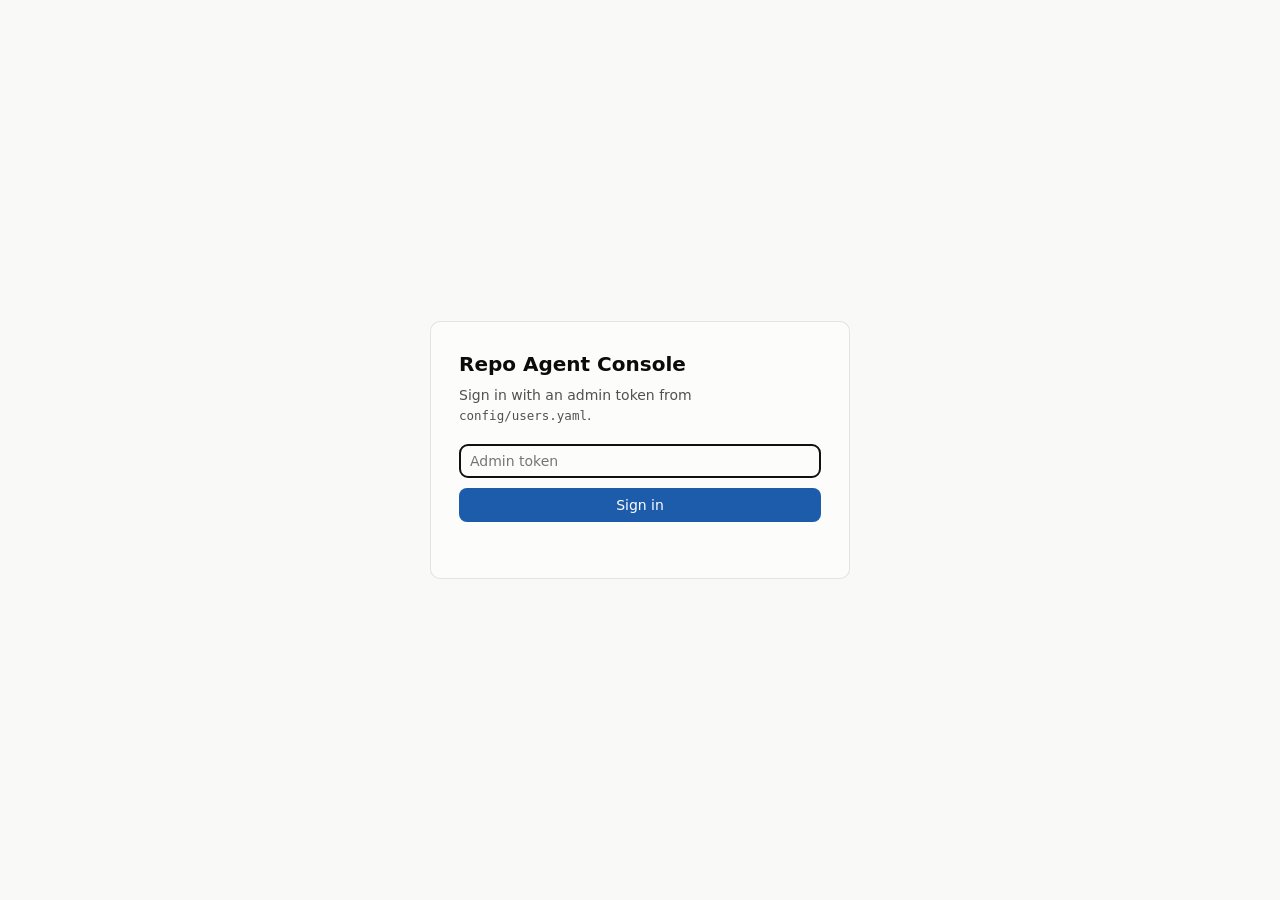
<file: web-ui/index.html>
<!doctype html>
<html lang="en">
<head>
  <meta charset="utf-8">
  <meta name="viewport" content="width=device-width, initial-scale=1">
  <title>Repo Agent Console</title>
  <link rel="icon" href="data:image/svg+xml,%3Csvg xmlns='http://www.w3.org/2000/svg' viewBox='0 0 32 32'%3E%3Crect width='32' height='32' rx='8' fill='%231c5cab'/%3E%3Cpath d='M11 11l-5 5 5 5M21 11l5 5-5 5' stroke='white' stroke-width='2.6' fill='none' stroke-linecap='round' stroke-linejoin='round'/%3E%3C/svg%3E">
  <link rel="stylesheet" href="styles.css">
</head>
<body>
  <div id="app"><div class="loading">Loading…</div></div>
  <script type="module" src="app.js"></script>
</body>
</html>
</file>
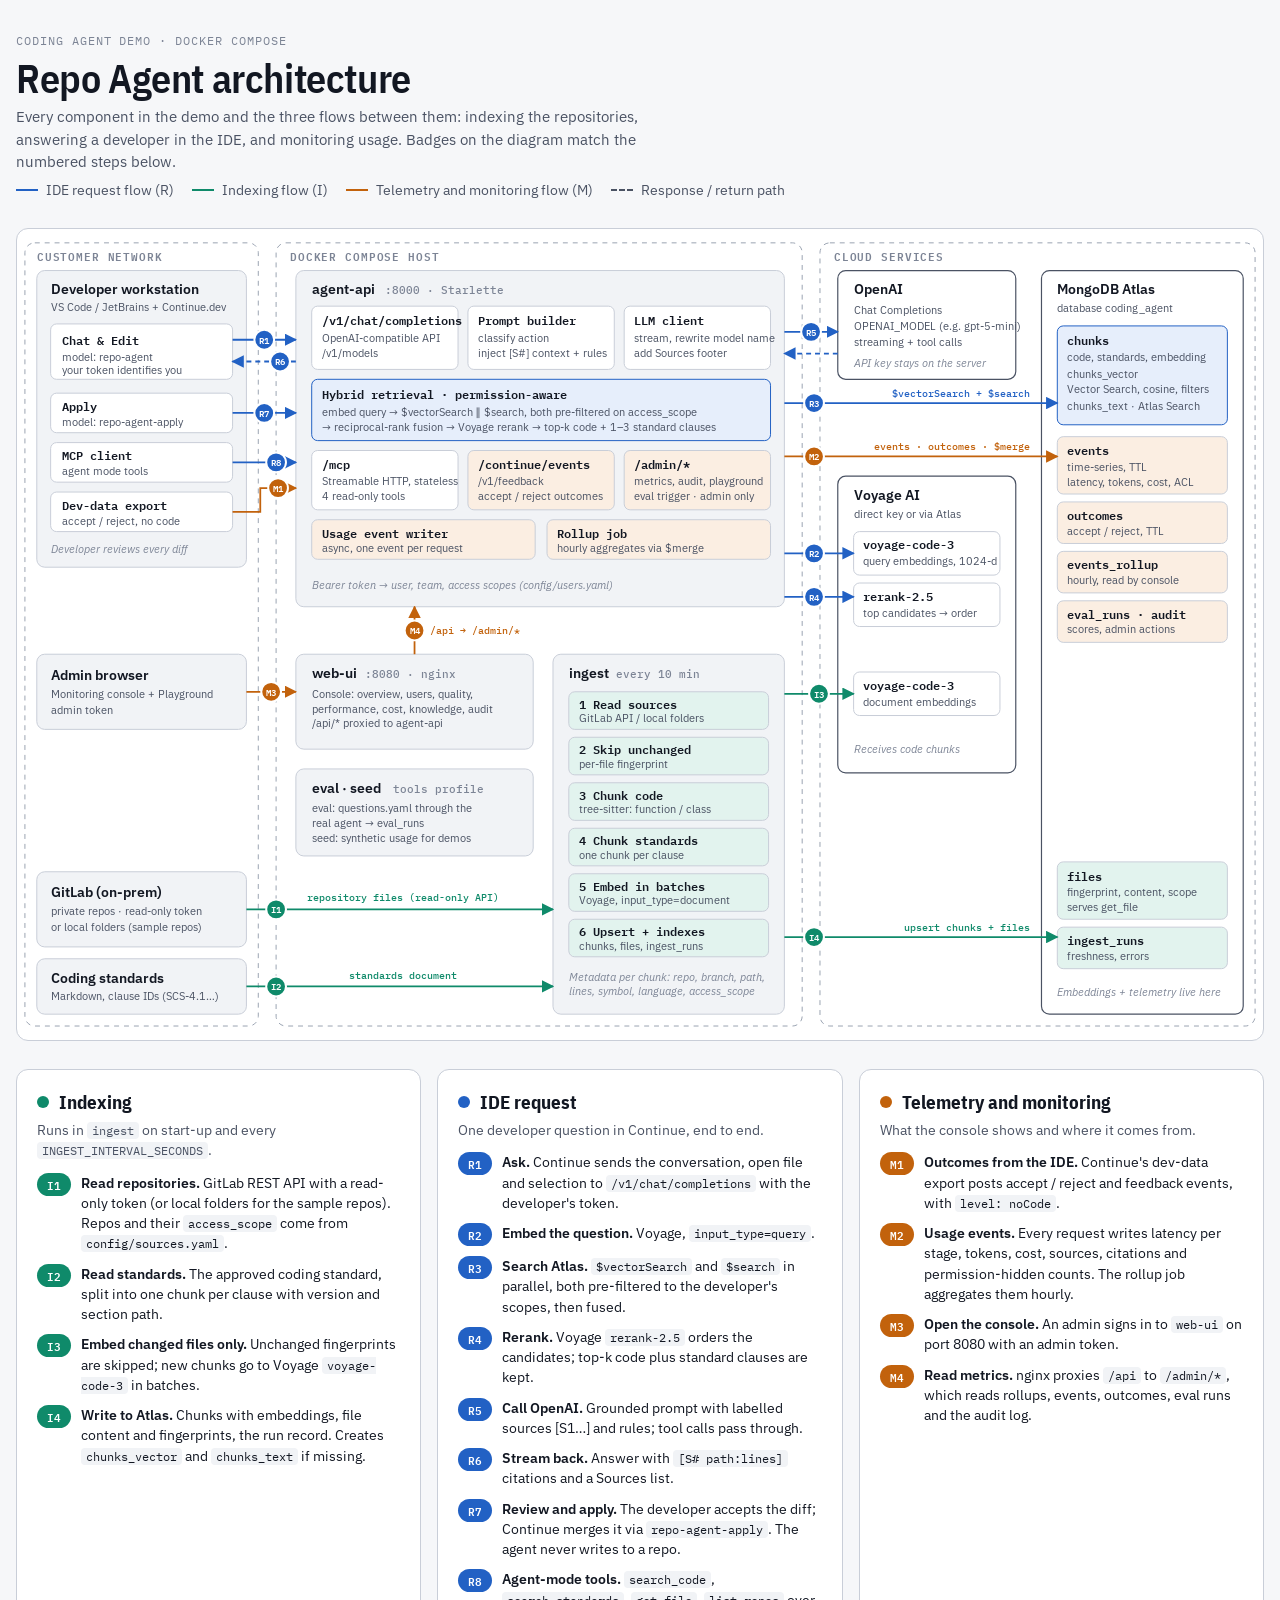
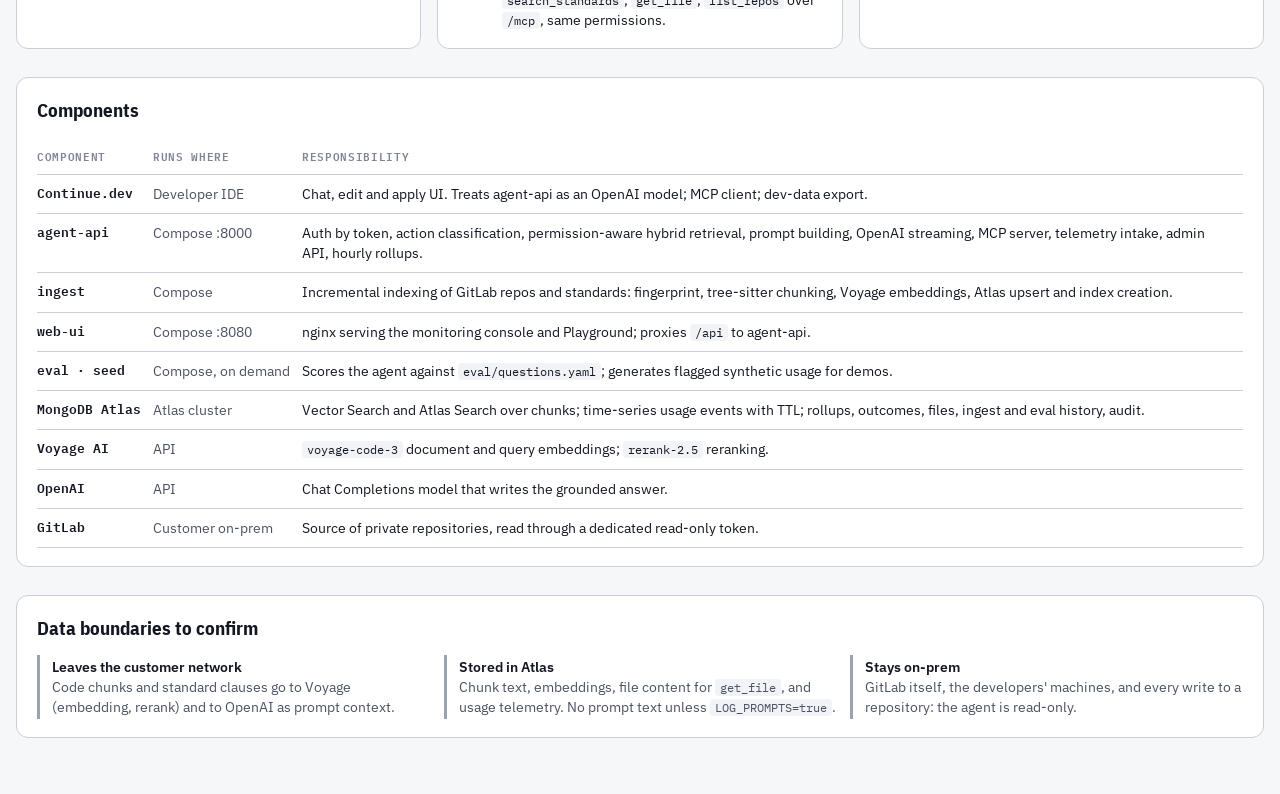
<file: Repo Agent Architecture.html>
<!doctype html><html><head><meta charset=utf8><meta name=viewport content="width=device-width,initial-scale=1,viewport-fit=cover"><style>:root{color-scheme:light;box-sizing:border-box;padding-top:env(safe-area-inset-top,0px);padding-bottom:env(safe-area-inset-bottom,0px)}html{scroll-padding-top:env(safe-area-inset-top,0px)}body{margin:0;padding:0;font:14px -apple-system,BlinkMacSystemFont,sans-serif;background:#fff;color:#000}img{max-width:100%}[hidden]:not([hidden=until-found i]){display:none!important}</style></head><body>
<title>Repo Agent Architecture</title>
<meta name="claude:viewport-fit-sides" content="cover">
<link rel="preconnect" href="https://fonts.googleapis.com">
<link rel="stylesheet" href="https://fonts.googleapis.com/css2?family=IBM+Plex+Sans:wght@400;500;600&family=IBM+Plex+Sans+Condensed:wght@600&family=IBM+Plex+Mono:wght@400;500;600&display=swap">
<style>
  /* Layout: one wide blueprint diagram (customer network | compose host | cloud services), then numbered flow steps and a component reference. */
  :root {
    --bg: #f6f7f9;
    --paper: #ffffff;
    --panel: #f1f3f6;
    --ink: #121722;
    --ink-2: #4a5263;
    --muted: #7c8495;
    --line: #c9ced8;
    --zone: #9aa3b2;
    --req: #2261c4;
    --idx: #0f8a6a;
    --mon: #c2620c;
    --req-wash: #e6eefb;
    --idx-wash: #e2f3ee;
    --mon-wash: #fbeee2;
    --font-display: "IBM Plex Sans Condensed", "Arial Narrow", system-ui, sans-serif;
    --font-body: "IBM Plex Sans", system-ui, -apple-system, "Segoe UI", sans-serif;
    --font-mono: "IBM Plex Mono", ui-monospace, Menlo, Consolas, monospace;
  }
  @media (prefers-color-scheme: dark) {
    :root:not([data-theme="light"]) {
      --bg: #0e1116; --paper: #151a22; --panel: #1c222c; --ink: #e8ebf1; --ink-2: #b3bac7; --muted: #848c9b;
      --line: #343c4a; --zone: #566072; --req: #6d9eef; --idx: #3cc39c; --mon: #f0954a;
      --req-wash: #1a2639; --idx-wash: #13302a; --mon-wash: #35261a; color-scheme: dark;
    }
  }
  :root[data-theme="dark"] {
    --bg: #0e1116; --paper: #151a22; --panel: #1c222c; --ink: #e8ebf1; --ink-2: #b3bac7; --muted: #848c9b;
    --line: #343c4a; --zone: #566072; --req: #6d9eef; --idx: #3cc39c; --mon: #f0954a;
    --req-wash: #1a2639; --idx-wash: #13302a; --mon-wash: #35261a; color-scheme: dark;
  }
  body { background: var(--bg); color: var(--ink); font-family: var(--font-body); font-size: 15px; line-height: 1.5; }
  .wrap { max-width: 1320px; margin: 0 auto; padding-block: 32px 56px; padding-left: max(16px, env(safe-area-inset-left, 0px)); padding-right: max(16px, env(safe-area-inset-right, 0px)); display: grid; gap: 28px; }
  header { display: grid; gap: 6px; }
  .eyebrow { font-family: var(--font-mono); font-size: 12px; letter-spacing: .08em; text-transform: uppercase; color: var(--muted); }
  h1 { font-family: var(--font-display); font-weight: 600; font-size: clamp(28px, 4vw, 40px); line-height: 1.1; margin: 0; text-wrap: balance; letter-spacing: -0.01em; }
  .lede { margin: 0; color: var(--ink-2); max-width: 72ch; }
  .legend { display: flex; flex-wrap: wrap; gap: 8px 18px; font-size: 13.5px; color: var(--ink-2); }
  .legend span { display: inline-flex; align-items: center; gap: 8px; }
  .legend i { width: 22px; height: 0; border-top: 2.5px solid var(--c); display: inline-block; }
  .legend i.dash { border-top-style: dashed; }

  .diagram { background: var(--paper); border: 1px solid var(--line); border-radius: 12px; overflow-x: auto; }
  .diagram svg { display: block; min-width: 1100px; width: 100%; height: auto; }

  /* svg styling */
  .zone { fill: none; stroke: var(--zone); stroke-width: 1; stroke-dasharray: 5 5; }
  .zone-label { fill: var(--muted); font: 600 11px var(--font-mono); letter-spacing: .08em; text-transform: uppercase; }
  .box { fill: var(--panel); stroke: var(--line); stroke-width: 1; }
  .box.service { fill: var(--paper); stroke: var(--ink-2); stroke-width: 1.2; }
  .mod { fill: var(--paper); stroke: var(--line); stroke-width: 1; }
  .mod.retr { fill: var(--req-wash); stroke: var(--req); }
  .mod.ing { fill: var(--idx-wash); stroke: var(--line); }
  .mod.tel { fill: var(--mon-wash); stroke: var(--line); }
  .mod.coll { fill: var(--paper); }
  .t-title { fill: var(--ink); font: 600 14px var(--font-body); }
  .t-port { fill: var(--muted); font: 500 11.5px var(--font-mono); }
  .t-mod { fill: var(--ink); font: 600 12px var(--font-mono); }
  .t-sub { fill: var(--ink-2); font: 400 11px var(--font-body); }
  .t-note { fill: var(--muted); font: italic 400 11px var(--font-body); }
  .t-edge { font: 500 10.5px var(--font-mono); }
  .f { fill: none; stroke-width: 1.8; }
  .f.r { stroke: var(--req); } .f.i { stroke: var(--idx); } .f.m { stroke: var(--mon); }
  .f.back { stroke-dasharray: 5 4; }
  .mk-r { fill: var(--req); } .mk-i { fill: var(--idx); } .mk-m { fill: var(--mon); }
  .badge circle { stroke: var(--paper); stroke-width: 2; }
  .badge.r circle { fill: var(--req); } .badge.i circle { fill: var(--idx); } .badge.m circle { fill: var(--mon); }
  .badge text { fill: var(--paper); font: 600 9.5px var(--font-mono); text-anchor: middle; dominant-baseline: central; }
  .edge-r { fill: var(--req); } .edge-i { fill: var(--idx); } .edge-m { fill: var(--mon); }

  .flows { display: grid; grid-template-columns: repeat(3, minmax(0, 1fr)); gap: 16px; }
  @media (max-width: 900px) { .flows { grid-template-columns: 1fr; } }
  .flow { background: var(--paper); border: 1px solid var(--line); border-radius: 12px; padding: 18px 20px; min-width: 0; }
  .flow h2 { font-family: var(--font-display); font-size: 19px; margin: 0 0 4px; display: flex; align-items: center; gap: 10px; }
  .flow h2 i { width: 12px; height: 12px; border-radius: 50%; background: var(--c); display: inline-block; }
  .flow > p { margin: 0 0 12px; color: var(--ink-2); font-size: 13.5px; }
  .flow ol { list-style: none; margin: 0; padding: 0; display: grid; gap: 10px; }
  .flow li { display: grid; grid-template-columns: 34px 1fr; gap: 10px; align-items: start; font-size: 13.5px; }
  .flow li b { font-weight: 600; }
  .step { font: 600 11px var(--font-mono); color: var(--paper); background: var(--c); border-radius: 999px; text-align: center; padding: 2px 0; }
  code { font-family: var(--font-mono); font-size: .88em; background: var(--panel); padding: 1px 5px; border-radius: 4px; }

  .ref { background: var(--paper); border: 1px solid var(--line); border-radius: 12px; padding: 18px 20px; display: grid; gap: 12px; min-width: 0; }
  .ref h2 { font-family: var(--font-display); font-size: 19px; margin: 0; }
  .table-wrap { overflow-x: auto; }
  table { border-collapse: collapse; width: 100%; font-size: 13.5px; }
  th, td { text-align: left; padding: 9px 12px 9px 0; border-bottom: 1px solid var(--line); vertical-align: top; }
  th { font: 600 11px var(--font-mono); text-transform: uppercase; letter-spacing: .06em; color: var(--muted); }
  td:first-child { font-family: var(--font-mono); font-size: 12.5px; white-space: nowrap; font-weight: 600; }
  td.where { white-space: nowrap; color: var(--ink-2); }
  .boundary { display: grid; grid-template-columns: repeat(auto-fit, minmax(240px, 1fr)); gap: 14px; }
  .boundary div { border-left: 3px solid var(--zone); padding: 2px 0 2px 12px; font-size: 13.5px; color: var(--ink-2); }
  .boundary b { color: var(--ink); display: block; font-weight: 600; }
</style>

<div class="wrap">
  <header>
    <div class="eyebrow">Coding agent demo · docker compose</div>
    <h1>Repo Agent architecture</h1>
    <p class="lede">Every component in the demo and the three flows between them: indexing the repositories, answering a developer in the IDE, and monitoring usage. Badges on the diagram match the numbered steps below.</p>
    <div class="legend">
      <span><i style="--c: var(--req)"></i>IDE request flow (R)</span>
      <span><i style="--c: var(--idx)"></i>Indexing flow (I)</span>
      <span><i style="--c: var(--mon)"></i>Telemetry and monitoring flow (M)</span>
      <span><i class="dash" style="--c: var(--ink-2)"></i>Response / return path</span>
    </div>
  </header>

  <div class="diagram">
    <svg viewBox="0 0 1260 820" role="img" aria-labelledby="dtitle">
      <title id="dtitle">Architecture diagram: developer workstation with Continue, GitLab and admin browser on the customer network; agent-api, ingest, web-ui and tool jobs on the Docker Compose host; OpenAI, Voyage AI and MongoDB Atlas as cloud services.</title>
      <defs>
        <marker id="ar" viewBox="0 0 10 10" refX="9" refY="5" markerWidth="7" markerHeight="7" orient="auto-start-reverse"><path d="M0,0 L10,5 L0,10 z" class="mk-r"/></marker>
        <marker id="ai" viewBox="0 0 10 10" refX="9" refY="5" markerWidth="7" markerHeight="7" orient="auto-start-reverse"><path d="M0,0 L10,5 L0,10 z" class="mk-i"/></marker>
        <marker id="am" viewBox="0 0 10 10" refX="9" refY="5" markerWidth="7" markerHeight="7" orient="auto-start-reverse"><path d="M0,0 L10,5 L0,10 z" class="mk-m"/></marker>
      </defs>

      <!-- zones -->
      <rect class="zone" x="8" y="14" width="236" height="792" rx="10"/>
      <text class="zone-label" x="20" y="32">Customer network</text>
      <rect class="zone" x="262" y="14" width="532" height="792" rx="10"/>
      <text class="zone-label" x="276" y="32">Docker Compose host</text>
      <rect class="zone" x="812" y="14" width="440" height="792" rx="10"/>
      <text class="zone-label" x="826" y="32">Cloud services</text>

      <!-- developer workstation -->
      <rect class="box" x="20" y="42" width="212" height="300" rx="8"/>
      <text class="t-title" x="34" y="66">Developer workstation</text>
      <text class="t-sub" x="34" y="83">VS Code / JetBrains + Continue.dev</text>
      <rect class="mod" x="34" y="96" width="184" height="56" rx="6"/>
      <text class="t-mod" x="46" y="117">Chat &amp; Edit</text>
      <text class="t-sub" x="46" y="134">model: repo-agent</text>
      <text class="t-sub" x="46" y="147">your token identifies you</text>
      <rect class="mod" x="34" y="166" width="184" height="40" rx="6"/>
      <text class="t-mod" x="46" y="184">Apply</text>
      <text class="t-sub" x="46" y="199">model: repo-agent-apply</text>
      <rect class="mod" x="34" y="216" width="184" height="40" rx="6"/>
      <text class="t-mod" x="46" y="234">MCP client</text>
      <text class="t-sub" x="46" y="249">agent mode tools</text>
      <rect class="mod" x="34" y="266" width="184" height="40" rx="6"/>
      <text class="t-mod" x="46" y="284">Dev-data export</text>
      <text class="t-sub" x="46" y="299">accept / reject, no code</text>
      <text class="t-note" x="34" y="328">Developer reviews every diff</text>

      <!-- admin browser -->
      <rect class="box" x="20" y="430" width="212" height="76" rx="8"/>
      <text class="t-title" x="34" y="456">Admin browser</text>
      <text class="t-sub" x="34" y="474">Monitoring console + Playground</text>
      <text class="t-sub" x="34" y="490">admin token</text>

      <!-- gitlab + standards -->
      <rect class="box" x="20" y="650" width="212" height="76" rx="8"/>
      <text class="t-title" x="34" y="676">GitLab (on-prem)</text>
      <text class="t-sub" x="34" y="694">private repos · read-only token</text>
      <text class="t-sub" x="34" y="710">or local folders (sample repos)</text>
      <rect class="box" x="20" y="738" width="212" height="56" rx="8"/>
      <text class="t-title" x="34" y="762">Coding standards</text>
      <text class="t-sub" x="34" y="780">Markdown, clause IDs (SCS-4.1…)</text>

      <!-- agent-api -->
      <rect class="box" x="282" y="42" width="494" height="340" rx="8"/>
      <text class="t-title" x="298" y="66">agent-api</text>
      <text class="t-port" x="372" y="66">:8000 · Starlette</text>
      <rect class="mod" x="298" y="78" width="148" height="64" rx="6"/>
      <text class="t-mod" x="308" y="97">/v1/chat/completions</text>
      <text class="t-sub" x="308" y="114">OpenAI-compatible API</text>
      <text class="t-sub" x="308" y="129">/v1/models</text>
      <rect class="mod" x="456" y="78" width="148" height="64" rx="6"/>
      <text class="t-mod" x="466" y="97">Prompt builder</text>
      <text class="t-sub" x="466" y="114">classify action</text>
      <text class="t-sub" x="466" y="129">inject [S#] context + rules</text>
      <rect class="mod" x="614" y="78" width="148" height="64" rx="6"/>
      <text class="t-mod" x="624" y="97">LLM client</text>
      <text class="t-sub" x="624" y="114">stream, rewrite model name</text>
      <text class="t-sub" x="624" y="129">add Sources footer</text>
      <rect class="mod retr" x="298" y="152" width="464" height="62" rx="6"/>
      <text class="t-mod" x="308" y="172">Hybrid retrieval · permission-aware</text>
      <text class="t-sub" x="308" y="189">embed query → $vectorSearch ∥ $search, both pre-filtered on access_scope</text>
      <text class="t-sub" x="308" y="204">→ reciprocal-rank fusion → Voyage rerank → top-k code + 1–3 standard clauses</text>
      <rect class="mod" x="298" y="224" width="148" height="60" rx="6"/>
      <text class="t-mod" x="308" y="243">/mcp</text>
      <text class="t-sub" x="308" y="259">Streamable HTTP, stateless</text>
      <text class="t-sub" x="308" y="274">4 read-only tools</text>
      <rect class="mod tel" x="456" y="224" width="148" height="60" rx="6"/>
      <text class="t-mod" x="466" y="243">/continue/events</text>
      <text class="t-sub" x="466" y="259">/v1/feedback</text>
      <text class="t-sub" x="466" y="274">accept / reject outcomes</text>
      <rect class="mod tel" x="614" y="224" width="148" height="60" rx="6"/>
      <text class="t-mod" x="624" y="243">/admin/*</text>
      <text class="t-sub" x="624" y="259">metrics, audit, playground</text>
      <text class="t-sub" x="624" y="274">eval trigger · admin only</text>
      <rect class="mod tel" x="298" y="294" width="226" height="40" rx="6"/>
      <text class="t-mod" x="308" y="312">Usage event writer</text>
      <text class="t-sub" x="308" y="327">async, one event per request</text>
      <rect class="mod tel" x="536" y="294" width="226" height="40" rx="6"/>
      <text class="t-mod" x="546" y="312">Rollup job</text>
      <text class="t-sub" x="546" y="327">hourly aggregates via $merge</text>
      <text class="t-note" x="298" y="364">Bearer token → user, team, access scopes (config/users.yaml)</text>

      <!-- web-ui -->
      <rect class="box" x="282" y="430" width="240" height="96" rx="8"/>
      <text class="t-title" x="298" y="454">web-ui</text>
      <text class="t-port" x="352" y="454">:8080 · nginx</text>
      <text class="t-sub" x="298" y="474">Console: overview, users, quality,</text>
      <text class="t-sub" x="298" y="489">performance, cost, knowledge, audit</text>
      <text class="t-sub" x="298" y="504">/api/* proxied to agent-api</text>

      <!-- tools -->
      <rect class="box" x="282" y="546" width="240" height="88" rx="8"/>
      <text class="t-title" x="298" y="570">eval · seed</text>
      <text class="t-port" x="380" y="570">tools profile</text>
      <text class="t-sub" x="298" y="590">eval: questions.yaml through the</text>
      <text class="t-sub" x="298" y="605">real agent → eval_runs</text>
      <text class="t-sub" x="298" y="620">seed: synthetic usage for demos</text>

      <!-- ingest -->
      <rect class="box" x="542" y="430" width="234" height="364" rx="8"/>
      <text class="t-title" x="558" y="454">ingest</text>
      <text class="t-port" x="606" y="454">every 10 min</text>
      <g>
        <rect class="mod ing" x="558" y="468" width="202" height="38" rx="6"/>
        <text class="t-mod" x="568" y="485">1 Read sources</text><text class="t-sub" x="568" y="499">GitLab API / local folders</text>
        <rect class="mod ing" x="558" y="514" width="202" height="38" rx="6"/>
        <text class="t-mod" x="568" y="531">2 Skip unchanged</text><text class="t-sub" x="568" y="545">per-file fingerprint</text>
        <rect class="mod ing" x="558" y="560" width="202" height="38" rx="6"/>
        <text class="t-mod" x="568" y="577">3 Chunk code</text><text class="t-sub" x="568" y="591">tree-sitter: function / class</text>
        <rect class="mod ing" x="558" y="606" width="202" height="38" rx="6"/>
        <text class="t-mod" x="568" y="623">4 Chunk standards</text><text class="t-sub" x="568" y="637">one chunk per clause</text>
        <rect class="mod ing" x="558" y="652" width="202" height="38" rx="6"/>
        <text class="t-mod" x="568" y="669">5 Embed in batches</text><text class="t-sub" x="568" y="683">Voyage, input_type=document</text>
        <rect class="mod ing" x="558" y="698" width="202" height="38" rx="6"/>
        <text class="t-mod" x="568" y="715">6 Upsert + indexes</text><text class="t-sub" x="568" y="729">chunks, files, ingest_runs</text>
      </g>
      <text class="t-note" x="558" y="760">Metadata per chunk: repo, branch, path,</text>
      <text class="t-note" x="558" y="775">lines, symbol, language, access_scope</text>

      <!-- OpenAI -->
      <rect class="box service" x="830" y="42" width="180" height="110" rx="8"/>
      <text class="t-title" x="846" y="66">OpenAI</text>
      <text class="t-sub" x="846" y="86">Chat Completions</text>
      <text class="t-sub" x="846" y="102">OPENAI_MODEL (e.g. gpt-5-mini)</text>
      <text class="t-sub" x="846" y="118">streaming + tool calls</text>
      <text class="t-note" x="846" y="140">API key stays on the server</text>

      <!-- Voyage -->
      <rect class="box service" x="830" y="250" width="180" height="300" rx="8"/>
      <text class="t-title" x="846" y="274">Voyage AI</text>
      <text class="t-sub" x="846" y="292">direct key or via Atlas</text>
      <rect class="mod" x="846" y="306" width="148" height="44" rx="6"/>
      <text class="t-mod" x="856" y="324">voyage-code-3</text><text class="t-sub" x="856" y="340">query embeddings, 1024-d</text>
      <rect class="mod" x="846" y="358" width="148" height="44" rx="6"/>
      <text class="t-mod" x="856" y="376">rerank-2.5</text><text class="t-sub" x="856" y="392">top candidates → order</text>
      <rect class="mod" x="846" y="448" width="148" height="44" rx="6"/>
      <text class="t-mod" x="856" y="466">voyage-code-3</text><text class="t-sub" x="856" y="482">document embeddings</text>
      <text class="t-note" x="846" y="530">Receives code chunks</text>

      <!-- Atlas -->
      <rect class="box service" x="1036" y="42" width="204" height="752" rx="8"/>
      <text class="t-title" x="1052" y="66">MongoDB Atlas</text>
      <text class="t-sub" x="1052" y="84">database coding_agent</text>
      <rect class="mod retr" x="1052" y="98" width="172" height="100" rx="6"/>
      <text class="t-mod" x="1062" y="117">chunks</text>
      <text class="t-sub" x="1062" y="134">code, standards, embedding</text>
      <text class="t-sub" x="1062" y="151">chunks_vector</text><text class="t-sub" x="1062" y="166">  Vector Search, cosine, filters</text>
      <text class="t-sub" x="1062" y="183">chunks_text · Atlas Search</text>
      <rect class="mod tel" x="1052" y="210" width="172" height="58" rx="6"/>
      <text class="t-mod" x="1062" y="229">events</text>
      <text class="t-sub" x="1062" y="245">time-series, TTL</text>
      <text class="t-sub" x="1062" y="260">latency, tokens, cost, ACL</text>
      <rect class="mod tel" x="1052" y="276" width="172" height="42" rx="6"/>
      <text class="t-mod" x="1062" y="294">outcomes</text><text class="t-sub" x="1062" y="309">accept / reject, TTL</text>
      <rect class="mod tel" x="1052" y="326" width="172" height="42" rx="6"/>
      <text class="t-mod" x="1062" y="344">events_rollup</text><text class="t-sub" x="1062" y="359">hourly, read by console</text>
      <rect class="mod tel" x="1052" y="376" width="172" height="42" rx="6"/>
      <text class="t-mod" x="1062" y="394">eval_runs · audit</text><text class="t-sub" x="1062" y="409">scores, admin actions</text>
      <rect class="mod ing" x="1052" y="640" width="172" height="58" rx="6"/>
      <text class="t-mod" x="1062" y="659">files</text>
      <text class="t-sub" x="1062" y="675">fingerprint, content, scope</text>
      <text class="t-sub" x="1062" y="690">serves get_file</text>
      <rect class="mod ing" x="1052" y="706" width="172" height="42" rx="6"/>
      <text class="t-mod" x="1062" y="724">ingest_runs</text><text class="t-sub" x="1062" y="739">freshness, errors</text>
      <text class="t-note" x="1052" y="776">Embeddings + telemetry live here</text>

      <!-- ===== flows ===== -->
      <!-- R1 chat request -->
      <path class="f r" d="M218,112 H282" marker-end="url(#ar)"/>
      <!-- R6 streamed answer -->
      <path class="f r back" d="M282,134 H218" marker-end="url(#ar)"/>
      <!-- R7 apply -->
      <path class="f r" d="M218,186 H282" marker-end="url(#ar)"/>
      <!-- MCP tools -->
      <path class="f r" d="M218,236 H282" marker-end="url(#ar)"/>
      <!-- M1 telemetry -->
      <path class="f m" d="M218,286 H246 V262 H282" marker-end="url(#am)"/>
      <!-- R5 OpenAI -->
      <path class="f r" d="M776,104 H830" marker-end="url(#ar)"/>
      <path class="f r back" d="M830,126 H776" marker-end="url(#ar)"/>
      <!-- R3 Atlas search -->
      <path class="f r" d="M776,176 H1052" marker-end="url(#ar)"/>
      <text class="t-edge edge-r" x="1024" y="170" text-anchor="end">$vectorSearch + $search</text>
      <!-- M2 events write -->
      <path class="f m" d="M776,230 H1052" marker-end="url(#am)"/>
      <text class="t-edge edge-m" x="1024" y="224" text-anchor="end">events · outcomes · $merge</text>
      <!-- R2/R4 Voyage query side -->
      <path class="f r" d="M776,328 H846" marker-end="url(#ar)"/>
      <path class="f r" d="M776,372 H846" marker-end="url(#ar)"/>
      <!-- I3 ingest → Voyage documents -->
      <path class="f i" d="M776,470 H846" marker-end="url(#ai)"/>
      <!-- I4 ingest → Atlas -->
      <path class="f i" d="M776,716 H1052" marker-end="url(#ai)"/>
      <text class="t-edge edge-i" x="1024" y="710" text-anchor="end">upsert chunks + files</text>
      <!-- I1 GitLab → ingest -->
      <path class="f i" d="M232,688 H542" marker-end="url(#ai)"/>
      <text class="t-edge edge-i" x="390" y="680" text-anchor="middle">repository files (read-only API)</text>
      <!-- I2 standards → ingest -->
      <path class="f i" d="M232,766 H542" marker-end="url(#ai)"/>
      <text class="t-edge edge-i" x="390" y="758" text-anchor="middle">standards document</text>
      <!-- M3 admin browser → web-ui -->
      <path class="f m" d="M232,468 H282" marker-end="url(#am)"/>
      <!-- M4 web-ui → agent-api admin -->
      <path class="f m" d="M402,430 V382" marker-end="url(#am)"/>
      <text class="t-edge edge-m" x="418" y="410">/api → /admin/*</text>

      <!-- badges -->
      <g class="badge r"><circle cx="250" cy="112" r="10"/><text x="250" y="112">R1</text></g>
      <g class="badge r"><circle cx="266" cy="134" r="10"/><text x="266" y="134">R6</text></g>
      <g class="badge r"><circle cx="250" cy="186" r="10"/><text x="250" y="186">R7</text></g>
      <g class="badge r"><circle cx="262" cy="236" r="10"/><text x="262" y="236">R8</text></g>
      <g class="badge m"><circle cx="264" cy="262" r="10"/><text x="264" y="262">M1</text></g>
      <g class="badge r"><circle cx="803" cy="104" r="10"/><text x="803" y="104">R5</text></g>
      <g class="badge r"><circle cx="806" cy="176" r="10"/><text x="806" y="176">R3</text></g>
      <g class="badge m"><circle cx="806" cy="230" r="10"/><text x="806" y="230">M2</text></g>
      <g class="badge r"><circle cx="806" cy="328" r="10"/><text x="806" y="328">R2</text></g>
      <g class="badge r"><circle cx="806" cy="372" r="10"/><text x="806" y="372">R4</text></g>
      <g class="badge i"><circle cx="811" cy="470" r="10"/><text x="811" y="470">I3</text></g>
      <g class="badge i"><circle cx="806" cy="716" r="10"/><text x="806" y="716">I4</text></g>
      <g class="badge i"><circle cx="262" cy="688" r="10"/><text x="262" y="688">I1</text></g>
      <g class="badge i"><circle cx="262" cy="766" r="10"/><text x="262" y="766">I2</text></g>
      <g class="badge m"><circle cx="257" cy="468" r="10"/><text x="257" y="468">M3</text></g>
      <g class="badge m"><circle cx="402" cy="406" r="10"/><text x="402" y="406">M4</text></g>
    </svg>
  </div>

  <section class="flows" aria-label="Flows">
    <article class="flow" style="--c: var(--idx)">
      <h2><i></i>Indexing</h2>
      <p>Runs in <code>ingest</code> on start-up and every <code>INGEST_INTERVAL_SECONDS</code>.</p>
      <ol>
        <li><span class="step">I1</span><div><b>Read repositories.</b> GitLab REST API with a read-only token (or local folders for the sample repos). Repos and their <code>access_scope</code> come from <code>config/sources.yaml</code>.</div></li>
        <li><span class="step">I2</span><div><b>Read standards.</b> The approved coding standard, split into one chunk per clause with version and section path.</div></li>
        <li><span class="step">I3</span><div><b>Embed changed files only.</b> Unchanged fingerprints are skipped; new chunks go to Voyage <code>voyage-code-3</code> in batches.</div></li>
        <li><span class="step">I4</span><div><b>Write to Atlas.</b> Chunks with embeddings, file content and fingerprints, the run record. Creates <code>chunks_vector</code> and <code>chunks_text</code> if missing.</div></li>
      </ol>
    </article>
    <article class="flow" style="--c: var(--req)">
      <h2><i></i>IDE request</h2>
      <p>One developer question in Continue, end to end.</p>
      <ol>
        <li><span class="step">R1</span><div><b>Ask.</b> Continue sends the conversation, open file and selection to <code>/v1/chat/completions</code> with the developer's token.</div></li>
        <li><span class="step">R2</span><div><b>Embed the question.</b> Voyage, <code>input_type=query</code>.</div></li>
        <li><span class="step">R3</span><div><b>Search Atlas.</b> <code>$vectorSearch</code> and <code>$search</code> in parallel, both pre-filtered to the developer's scopes, then fused.</div></li>
        <li><span class="step">R4</span><div><b>Rerank.</b> Voyage <code>rerank-2.5</code> orders the candidates; top-k code plus standard clauses are kept.</div></li>
        <li><span class="step">R5</span><div><b>Call OpenAI.</b> Grounded prompt with labelled sources [S1…] and rules; tool calls pass through.</div></li>
        <li><span class="step">R6</span><div><b>Stream back.</b> Answer with <code>[S# path:lines]</code> citations and a Sources list.</div></li>
        <li><span class="step">R7</span><div><b>Review and apply.</b> The developer accepts the diff; Continue merges it via <code>repo-agent-apply</code>. The agent never writes to a repo.</div></li>
        <li><span class="step">R8</span><div><b>Agent-mode tools.</b> <code>search_code</code>, <code>search_standards</code>, <code>get_file</code>, <code>list_repos</code> over <code>/mcp</code>, same permissions.</div></li>
      </ol>
    </article>
    <article class="flow" style="--c: var(--mon)">
      <h2><i></i>Telemetry and monitoring</h2>
      <p>What the console shows and where it comes from.</p>
      <ol>
        <li><span class="step">M1</span><div><b>Outcomes from the IDE.</b> Continue's dev-data export posts accept / reject and feedback events, with <code>level: noCode</code>.</div></li>
        <li><span class="step">M2</span><div><b>Usage events.</b> Every request writes latency per stage, tokens, cost, sources, citations and permission-hidden counts. The rollup job aggregates them hourly.</div></li>
        <li><span class="step">M3</span><div><b>Open the console.</b> An admin signs in to <code>web-ui</code> on port 8080 with an admin token.</div></li>
        <li><span class="step">M4</span><div><b>Read metrics.</b> nginx proxies <code>/api</code> to <code>/admin/*</code>, which reads rollups, events, outcomes, eval runs and the audit log.</div></li>
      </ol>
    </article>
  </section>

  <section class="ref">
    <h2>Components</h2>
    <div class="table-wrap"><table>
      <thead><tr><th>Component</th><th>Runs where</th><th>Responsibility</th></tr></thead>
      <tbody>
        <tr><td>Continue.dev</td><td class="where">Developer IDE</td><td>Chat, edit and apply UI. Treats agent-api as an OpenAI model; MCP client; dev-data export.</td></tr>
        <tr><td>agent-api</td><td class="where">Compose :8000</td><td>Auth by token, action classification, permission-aware hybrid retrieval, prompt building, OpenAI streaming, MCP server, telemetry intake, admin API, hourly rollups.</td></tr>
        <tr><td>ingest</td><td class="where">Compose</td><td>Incremental indexing of GitLab repos and standards: fingerprint, tree-sitter chunking, Voyage embeddings, Atlas upsert and index creation.</td></tr>
        <tr><td>web-ui</td><td class="where">Compose :8080</td><td>nginx serving the monitoring console and Playground; proxies <code>/api</code> to agent-api.</td></tr>
        <tr><td>eval · seed</td><td class="where">Compose, on demand</td><td>Scores the agent against <code>eval/questions.yaml</code>; generates flagged synthetic usage for demos.</td></tr>
        <tr><td>MongoDB Atlas</td><td class="where">Atlas cluster</td><td>Vector Search and Atlas Search over chunks; time-series usage events with TTL; rollups, outcomes, files, ingest and eval history, audit.</td></tr>
        <tr><td>Voyage AI</td><td class="where">API</td><td><code>voyage-code-3</code> document and query embeddings; <code>rerank-2.5</code> reranking.</td></tr>
        <tr><td>OpenAI</td><td class="where">API</td><td>Chat Completions model that writes the grounded answer.</td></tr>
        <tr><td>GitLab</td><td class="where">Customer on-prem</td><td>Source of private repositories, read through a dedicated read-only token.</td></tr>
      </tbody>
    </table></div>
  </section>

  <section class="ref">
    <h2>Data boundaries to confirm</h2>
    <div class="boundary">
      <div><b>Leaves the customer network</b>Code chunks and standard clauses go to Voyage (embedding, rerank) and to OpenAI as prompt context.</div>
      <div><b>Stored in Atlas</b>Chunk text, embeddings, file content for <code>get_file</code>, and usage telemetry. No prompt text unless <code>LOG_PROMPTS=true</code>.</div>
      <div><b>Stays on-prem</b>GitLab itself, the developers' machines, and every write to a repository: the agent is read-only.</div>
    </div>
  </section>
</div>

</body></html>
</file>
<file: web-ui/styles.css>
:root {
  color-scheme: light;
  --page: #f9f9f7;
  --surface-1: #fcfcfb;
  --surface-2: #f3f2ee;
  --text-primary: #0b0b0b;
  --text-secondary: #52514e;
  --text-muted: #898781;
  --grid: #e1e0d9;
  --axis: #c3c2b7;
  --border: rgba(11, 11, 11, 0.1);
  --accent: #1c5cab;
  --accent-wash: #e8f0fb;
  --good: #006300;
  --bad: #b42323;
  --good-mark: #0ca30c;
  --warning-mark: #fab219;
  --critical-mark: #d03b3b;
  --series-1: #2a78d6; --series-2: #eb6834; --series-3: #1baf7a; --series-4: #eda100;
  --series-5: #e87ba4; --series-6: #008300; --series-7: #6250d6; --series-8: #e34948;
  --mono: ui-monospace, "SF Mono", "Cascadia Code", Menlo, Consolas, monospace;
  --radius: 10px;
}
@media (prefers-color-scheme: dark) {
  :root:where(:not([data-theme="light"])) {
    color-scheme: dark;
    --page: #0d0d0d; --surface-1: #1a1a19; --surface-2: #232321;
    --text-primary: #f0efec; --text-secondary: #c3c2b7; --text-muted: #898781;
    --grid: #2c2c2a; --axis: #383835; --border: rgba(255, 255, 255, 0.1);
    --accent: #86b6ef; --accent-wash: #1d2a3b; --good: #0ca30c; --bad: #e66767;
    --series-1: #3987e5; --series-2: #d95926; --series-3: #199e70; --series-4: #c98500;
    --series-5: #d55181; --series-6: #008300; --series-7: #9085e9; --series-8: #e66767;
  }
}
:root[data-theme="dark"] {
  color-scheme: dark;
  --page: #0d0d0d; --surface-1: #1a1a19; --surface-2: #232321;
  --text-primary: #f0efec; --text-secondary: #c3c2b7; --text-muted: #898781;
  --grid: #2c2c2a; --axis: #383835; --border: rgba(255, 255, 255, 0.1);
  --accent: #86b6ef; --accent-wash: #1d2a3b; --good: #0ca30c; --bad: #e66767;
  --series-1: #3987e5; --series-2: #d95926; --series-3: #199e70; --series-4: #c98500;
  --series-5: #d55181; --series-6: #008300; --series-7: #9085e9; --series-8: #e66767;
}

* { box-sizing: border-box; }
html, body { margin: 0; }
body {
  background: var(--page); color: var(--text-primary);
  font: 14px/1.45 system-ui, -apple-system, "Segoe UI", sans-serif;
}
a { color: var(--accent); }
button, input, select, textarea { font: inherit; color: inherit; }
code, pre { font-family: var(--mono); font-size: 12.5px; }

/* ---------- shell */
.shell { display: grid; grid-template-columns: 220px 1fr; min-height: 100vh; }
.side {
  border-right: 1px solid var(--border); padding: 20px 14px; position: sticky; top: 0; height: 100vh;
  display: flex; flex-direction: column; gap: 4px; background: var(--surface-1);
}
.brand { display: flex; align-items: center; gap: 10px; padding: 0 8px 18px; font-weight: 650; }
.brand-mark { width: 26px; height: 26px; border-radius: 7px; background: var(--accent); display: grid; place-items: center; }
.brand-mark svg { width: 16px; height: 16px; }
.brand small { display: block; font-weight: 400; color: var(--text-muted); font-size: 12px; }
.nav a {
  display: flex; align-items: center; gap: 10px; padding: 7px 10px; border-radius: 8px;
  color: var(--text-secondary); text-decoration: none;
}
.nav a:hover { background: var(--surface-2); }
.nav a[aria-current="page"] { background: var(--accent-wash); color: var(--text-primary); font-weight: 600; }
.nav svg { width: 16px; height: 16px; flex: none; stroke: currentColor; fill: none; stroke-width: 1.8; }
.nav-sep { margin: 14px 10px 6px; font-size: 11px; text-transform: uppercase; letter-spacing: .06em; color: var(--text-muted); }
.side-foot { margin-top: auto; font-size: 12px; color: var(--text-muted); padding: 0 10px; display: grid; gap: 8px; }
.linkish { background: none; border: 0; padding: 0; color: var(--text-secondary); cursor: pointer; text-align: left; }
.linkish:hover { color: var(--text-primary); text-decoration: underline; }

main { padding: 24px 32px 48px; min-width: 0; max-width: 1400px; }
.page-head { display: flex; align-items: flex-end; justify-content: space-between; gap: 16px; flex-wrap: wrap; margin-bottom: 18px; }
.page-head h1 { font-size: 22px; margin: 0; font-weight: 650; letter-spacing: -0.01em; }
.page-head p { margin: 4px 0 0; color: var(--text-secondary); }
.filters { display: flex; gap: 8px; align-items: center; flex-wrap: wrap; }
.seg { display: inline-flex; border: 1px solid var(--border); border-radius: 8px; overflow: hidden; background: var(--surface-1); }
.seg button { border: 0; background: none; padding: 6px 11px; cursor: pointer; color: var(--text-secondary); }
.seg button[aria-pressed="true"] { background: var(--accent-wash); color: var(--text-primary); font-weight: 600; }
select, input[type="text"], input[type="password"], textarea {
  border: 1px solid var(--border); background: var(--surface-1); border-radius: 8px; padding: 6px 10px;
}
.check { display: inline-flex; gap: 6px; align-items: center; color: var(--text-secondary); }
.btn {
  border: 1px solid var(--border); background: var(--surface-1); border-radius: 8px; padding: 6px 12px; cursor: pointer;
}
.btn:hover { background: var(--surface-2); }
.btn.primary { background: var(--accent); color: #fff; border-color: transparent; }
:root[data-theme="dark"] .btn.primary { color: #0b0b0b; }
@media (prefers-color-scheme: dark) { :root:where(:not([data-theme="light"])) .btn.primary { color: #0b0b0b; } }
.btn:disabled { opacity: .55; cursor: progress; }

/* ---------- cards & grid */
.grid { display: grid; gap: 16px; grid-template-columns: repeat(12, 1fr); }
.card { background: var(--surface-1); border: 1px solid var(--border); border-radius: var(--radius); padding: 16px 18px; min-width: 0; }
.card h2 { font-size: 14px; margin: 0 0 2px; font-weight: 600; }
.card .sub { color: var(--text-muted); font-size: 12.5px; margin: 0 0 12px; }
.span-12 { grid-column: span 12; } .span-8 { grid-column: span 8; } .span-7 { grid-column: span 7; }
.span-6 { grid-column: span 6; } .span-5 { grid-column: span 5; } .span-4 { grid-column: span 4; }
@media (max-width: 1100px) { .span-8, .span-7, .span-6, .span-5, .span-4 { grid-column: span 12; } }

.kpis { display: grid; grid-template-columns: repeat(auto-fit, minmax(170px, 1fr)); gap: 12px; margin-bottom: 16px; }
.kpi { background: var(--surface-1); border: 1px solid var(--border); border-radius: var(--radius); padding: 14px 16px; }
.kpi-label { color: var(--text-secondary); font-size: 12.5px; }
.kpi-value { font-size: 26px; font-weight: 620; letter-spacing: -0.02em; margin: 4px 0 2px; }
.kpi-foot { display: flex; justify-content: space-between; align-items: end; gap: 8px; font-size: 12px; color: var(--text-muted); min-height: 28px; }
.delta { font-weight: 600; }
.delta.good { color: var(--good); } .delta.bad { color: var(--bad); } .delta.flat { color: var(--text-muted); }
.spark-line { fill: none; stroke: var(--axis); stroke-width: 1.5; }
.spark-dot { fill: var(--series-1); }

.banner {
  display: flex; gap: 10px; align-items: center; padding: 9px 14px; border-radius: 8px; margin-bottom: 16px;
  background: var(--surface-2); color: var(--text-secondary); border: 1px solid var(--border);
}
.banner svg { width: 16px; height: 16px; flex: none; fill: none; stroke: currentColor; stroke-width: 1.8; }

/* ---------- charts */
.chart { position: relative; }
.plot { position: relative; width: 100%; }
.plot svg { display: block; overflow: visible; }
.grid line, line.grid { stroke: var(--grid); stroke-width: 1; }
line.baseline { stroke: var(--axis); stroke-width: 1; }
text.tick { fill: var(--text-muted); font-size: 11px; font-variant-numeric: tabular-nums; }
path.line { fill: none; stroke-width: 2; stroke-linejoin: round; stroke-linecap: round; }
circle.dot { stroke: var(--surface-1); stroke-width: 2; }
line.crosshair { stroke: var(--axis); stroke-width: 1; }
.legend { display: flex; flex-wrap: wrap; gap: 4px 14px; margin-top: 8px; font-size: 12px; color: var(--text-secondary); }
.legend-item { display: inline-flex; gap: 6px; align-items: center; }
.key { display: inline-block; width: 10px; height: 10px; border-radius: 3px; background: var(--c); flex: none; }
.key-line { height: 3px; width: 14px; border-radius: 2px; }
.tip {
  display: none; position: absolute; pointer-events: none; z-index: 5; min-width: 150px;
  background: var(--surface-1); border: 1px solid var(--border); border-radius: 8px; padding: 8px 10px;
  box-shadow: 0 6px 20px rgba(0, 0, 0, .12); font-size: 12px;
}
.tip-title { font-weight: 600; margin-bottom: 4px; }
.tip-row { display: flex; align-items: center; gap: 6px; color: var(--text-secondary); }
.tip-row b { margin-left: auto; padding-left: 12px; color: var(--text-primary); font-variant-numeric: tabular-nums; }
.table-view { margin-top: 8px; font-size: 12px; color: var(--text-muted); }
.table-view summary { cursor: pointer; }
.table-view table { margin-top: 6px; }

.hbar-row { display: grid; grid-template-columns: minmax(90px, 32%) 1fr 72px; gap: 10px; align-items: center; padding: 5px 0; }
.hbar-label { overflow: hidden; text-overflow: ellipsis; white-space: nowrap; }
.hbar-label small { color: var(--text-muted); margin-left: 6px; }
.hbar-track { height: 10px; }
.hbar-fill { display: block; height: 100%; border-radius: 0 4px 4px 0; }
.hbar-value { text-align: right; font-variant-numeric: tabular-nums; color: var(--text-secondary); }

/* ---------- tables */
.table-wrap { overflow-x: auto; }
table { width: 100%; border-collapse: collapse; font-size: 13px; }
th, td { text-align: left; padding: 8px 10px; border-bottom: 1px solid var(--grid); white-space: nowrap; }
th { color: var(--text-muted); font-weight: 500; font-size: 12px; position: sticky; top: 0; background: var(--surface-1); }
th.sortable { cursor: pointer; user-select: none; }
th.sortable:hover { color: var(--text-primary); }
td.num, th.num { text-align: right; font-variant-numeric: tabular-nums; }
tr.clickable { cursor: pointer; }
tr.clickable:hover td { background: var(--surface-2); }
td .muted, .muted { color: var(--text-muted); }
.who { display: flex; align-items: center; gap: 10px; }
.avatar { width: 26px; height: 26px; border-radius: 50%; display: grid; place-items: center; font-size: 11px; font-weight: 600; background: var(--surface-2); color: var(--text-secondary); flex: none; }
.who small { display: block; color: var(--text-muted); font-size: 11.5px; }
.pill { display: inline-flex; align-items: center; gap: 5px; padding: 1px 8px; border-radius: 999px; font-size: 12px; background: var(--surface-2); color: var(--text-secondary); }
.status { display: inline-flex; align-items: center; gap: 6px; }
.status::before { content: ""; width: 8px; height: 8px; border-radius: 50%; background: var(--c, var(--axis)); }
.status.ok { --c: var(--good-mark); } .status.warn { --c: var(--warning-mark); } .status.err { --c: var(--critical-mark); }
.empty { color: var(--text-muted); padding: 18px 0; text-align: center; }
.mono { font-family: var(--mono); font-size: 12px; }

/* ---------- playground */
.pg-form { display: grid; gap: 10px; }
.pg-form textarea { min-height: 88px; resize: vertical; width: 100%; }
.pg-row { display: flex; gap: 10px; flex-wrap: wrap; align-items: center; }
.answer { line-height: 1.6; }
.answer pre { background: var(--surface-2); padding: 10px 12px; border-radius: 8px; overflow-x: auto; }
.answer code { background: var(--surface-2); padding: 1px 4px; border-radius: 4px; }
.answer pre code { background: none; padding: 0; }
.chips { display: flex; flex-wrap: wrap; gap: 6px; margin: 10px 0; }
.source { border-top: 1px solid var(--grid); padding: 10px 0; }
.source:first-child { border-top: 0; }
.source-head { display: flex; gap: 8px; align-items: baseline; flex-wrap: wrap; }
.source-head b { font-family: var(--mono); font-size: 12px; }
.source pre { max-height: 150px; overflow: auto; background: var(--surface-2); padding: 8px 10px; border-radius: 8px; margin: 6px 0 0; }

/* ---------- login */
.login { min-height: 100vh; display: grid; place-items: center; padding: 16px; }
.login .card { width: min(420px, 100%); padding: 28px; }
.login h1 { font-size: 20px; margin: 0 0 6px; }
.login p { color: var(--text-secondary); margin: 0 0 18px; }
.login form { display: grid; gap: 10px; }
.error { color: var(--bad); }
.loading { color: var(--text-muted); padding: 40px 0; text-align: center; }

@media (max-width: 760px) {
  .shell { grid-template-columns: 1fr; }
  .side { position: static; height: auto; flex-direction: row; flex-wrap: wrap; padding: 10px; }
  .brand { padding: 4px 8px; width: 100%; }
  .nav-sep, .side-foot { display: none; }
  main { padding: 16px; }
}
</file>
